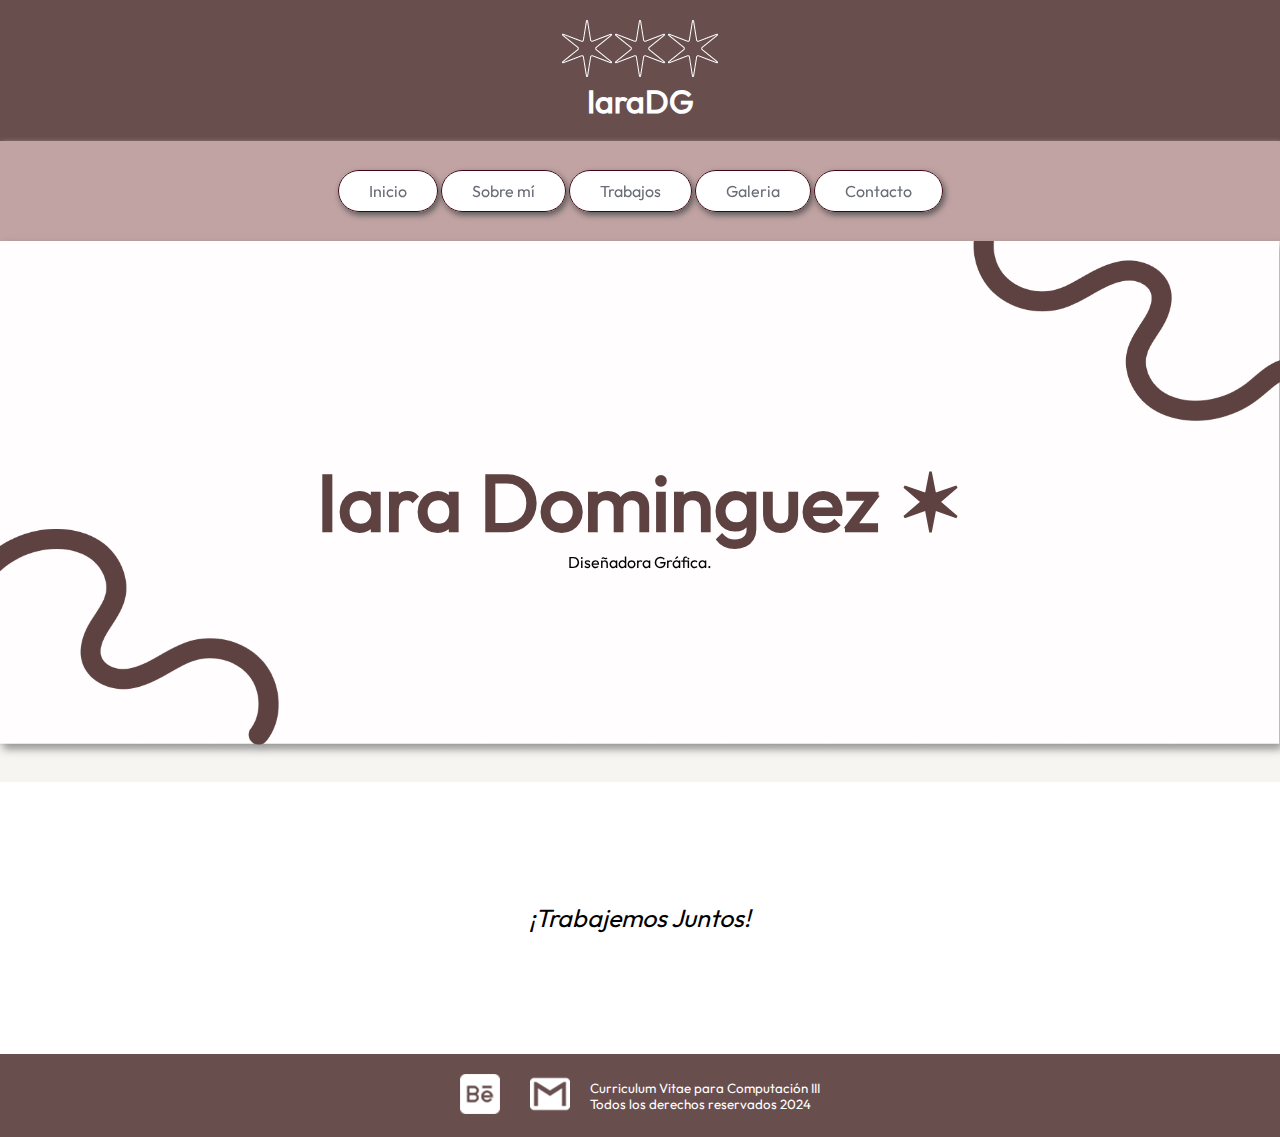
<file: index.html>
<!DOCTYPE html>
<html>
    <head>
   <meta charset="utf-8"/>
   <title>iaradominguez</title>
   <link href="estilos.css" rel="stylesheet" type="text/css">
   <link rel="icon" type="image/svg+xml" href="img/favicon.png">
    </head>
    <body>
        <header id="cabecera">
            <img src="img/imgestrella.svg" width="50px" heigth="50px" alt="fotoestrella"/>
            <img src="img/imgestrella.svg" width="50px" heigth="50px" alt="fotoestrella"/>
            <img src="img/imgestrella.svg" width="50px" heigth="50px" alt="fotoestrella"/>
            <h1>IaraDG</h1>
        </header>
        <nav>
            <ul>
                <li><a href="index.html">Inicio</a></li>
                <li><a href="sobremi.html">Sobre m&iacute;</a></li>
                <li><a href="trabajos.html">Trabajos</a></li>
                <li><a href="galeria.html">Galeria</a></li>
                <li><a href="contacto">Contacto</a></li>
            </ul>
        </nav>
        <main>
            <section class="presentacion">
                <article class="textopresentacion">
                <h2>Iara Dominguez ✶ </h2>
                <p>Diseñadora Gr&aacute;fica.</p>
                </article>
            </section>
            <section class="trabajemosjuntos">
                <div class="textotrabajemos">
                    <p>¡Trabajemos Juntos!</p>
                </div>
            </section>
        </main>
        <footer>
        <div class="iconos">
            <a href="https://www.behance.net/iaradominguez" target="_blank"><img src="img/behance.png" width="40px" height="40px" alt="logobehance"></a>
            <a href="mailto:iara.dominguezzcs@gmail.com"><img src="img/gmail.png" width="40px" height="40px" alt="correo"></a>
        </div>
        <div>
            <p>Curriculum Vitae para Computaci&oacute;n III</p>
            <p>Todos los derechos reservados 2024</p>
        </div>
        </footer>
    </body>
</html>
</file>
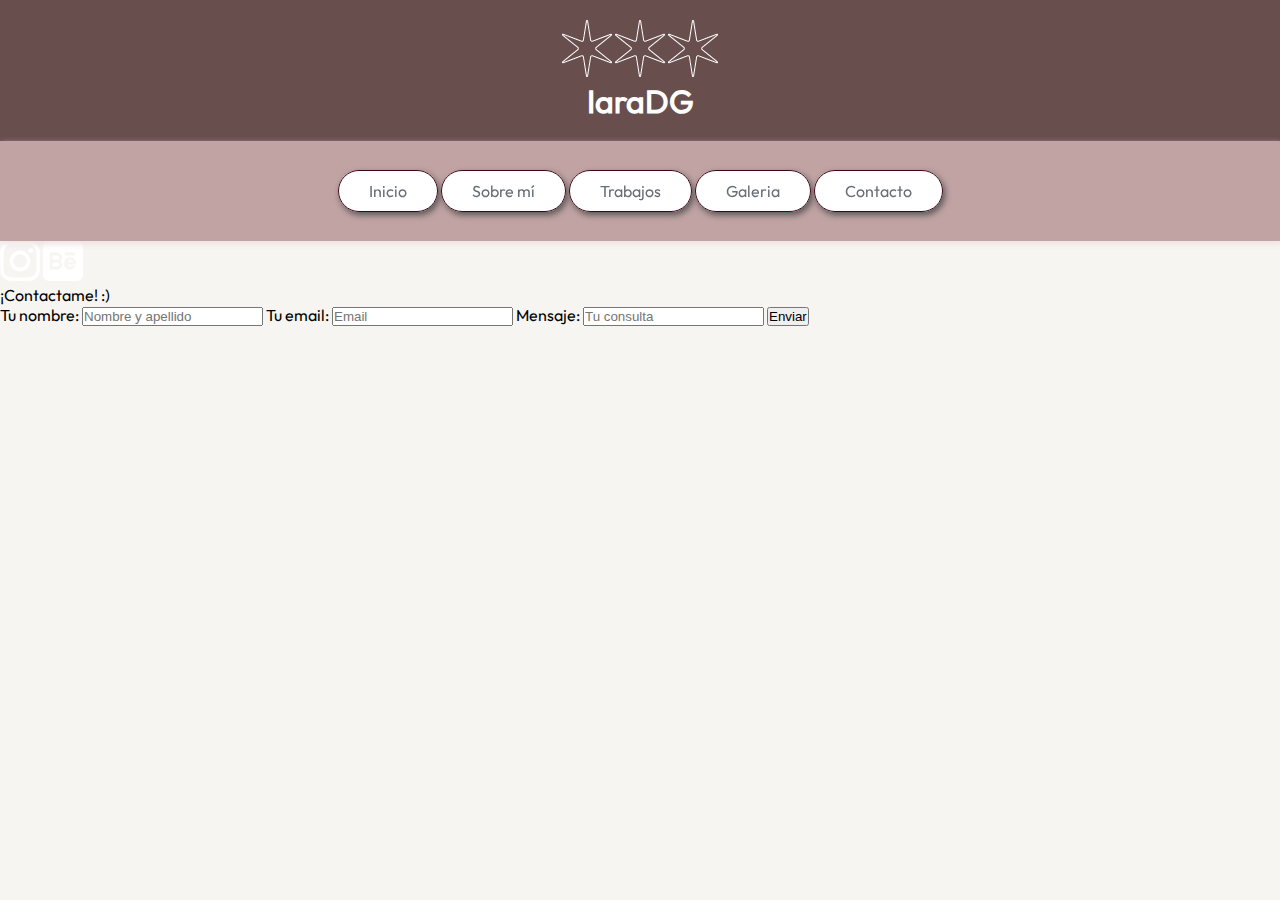
<file: contacto.html>
<!DOCTYPE html>
<html>
    <head>
   <meta charset="utf-8"/>
   <meta name="viewport" content="width=device-width, initial-scale=1.0">
   <meta name="author" content="Iara Dominguez">
   <meta name="Keywords" content="portfolio, diseño gráfico">
   <title>iaradominguez</title>
   <link href="estilos.css" rel="stylesheet" type="text/css">
   <link rel="icon" type="image/svg+xml" href="img/favicon.png">
    </head>
    <body>
        <header id="cabecera">
            <img src="img/imgestrella.svg" width="50px" heigth="50px" alt="fotoestrella"/>
            <img src="img/imgestrella.svg" width="50px" heigth="50px" alt="fotoestrella"/>
            <img src="img/imgestrella.svg" width="50px" heigth="50px" alt="fotoestrella"/>
            <h1>IaraDG</h1>
        </header>
        <nav>
            <ul>
                <li><a href="index.html">Inicio</a></li>
                <li><a href="sobremi.html">Sobre m&iacute;</a></li>
                <li><a href="trabajos.html">Trabajos</a></li>
                <li><a href="galeria.html">Galeria</a></li>
                <li><a href="contacto.html">Contacto</a></li>
            </ul>
        </nav>
        <main>
            <div class="igybehance">
                <a href="https://www.instagram.com/iaradmz/" target="_blank"><img src="img/instagramicono.svg" width="40px" height="40px" alt="logoig"></a>
                <a href="https://www.behance.net/iaradominguez"><img src="img/behance.png" width="40px" height="40px" alt="behance"></a>
            </div>
        <section class="formulario">
            <p class="titulo_formulario">¡Contactame! :)</p>
            <form method="post" action="" target="mailto:iaradominguezzcs@gmail.com?subject=Email enviado desde el formulario" tagert="_blank" enctype="text/plain">
            <label for="Nombre">Tu nombre:</label>
            <input type="text" name="Nombre" id="Nombre" placeholder="Nombre y apellido">
            <label for="Email">Tu email:</label>
            <input type="text" name="Email" id="Email" placeholder="Email">
            <label for="Mensaje">Mensaje:</label>
            <input type="text" name="Mensaje" id="Mensaje" placeholder="Tu consulta">
            <input type="submit" value="Enviar" formenctype="text/plain">
            </form>
        </section>
    </main>
</body>
</html>
</file>
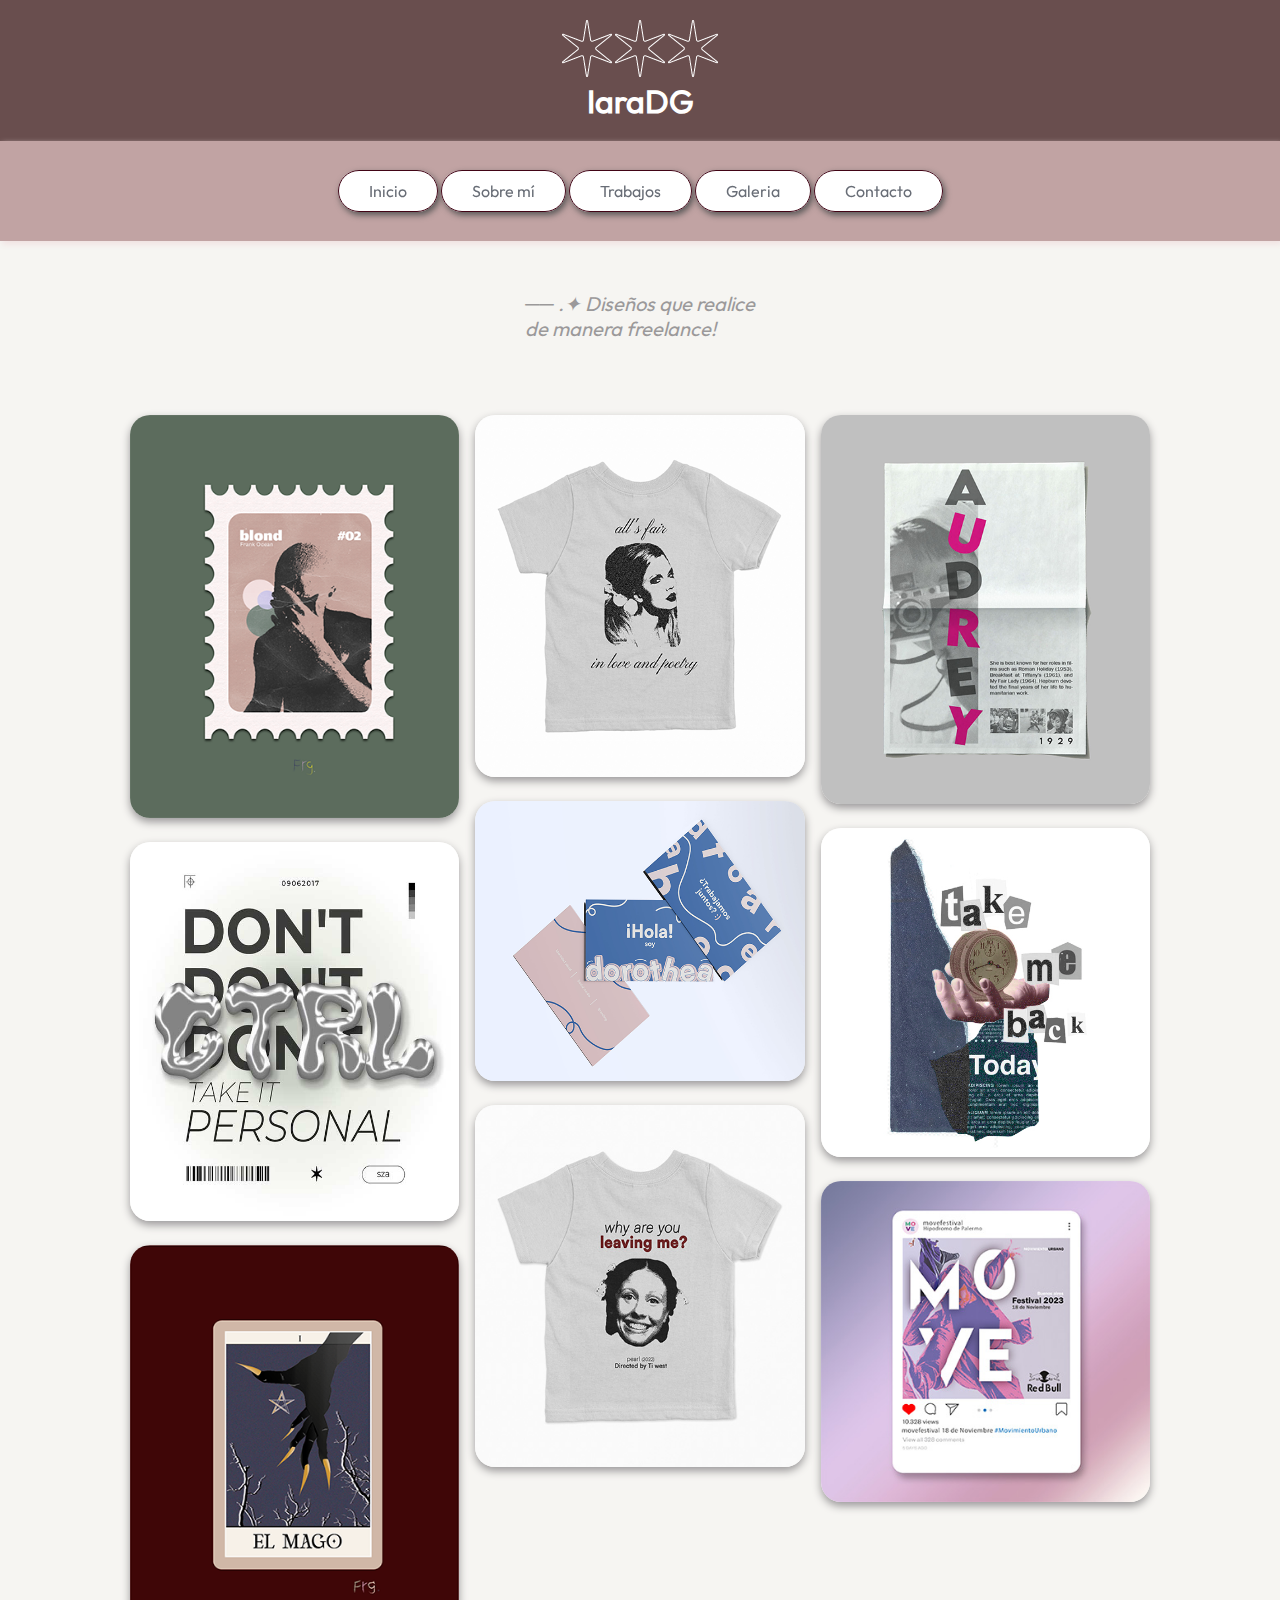
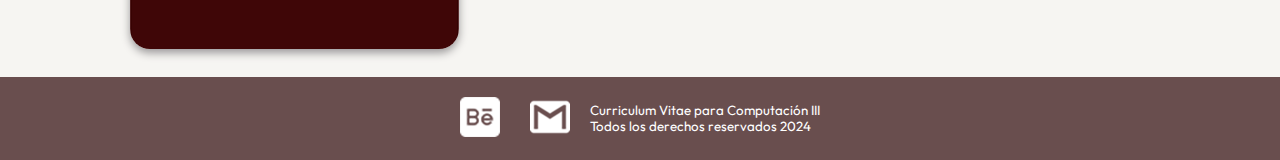
<file: galeria.html>
<!DOCTYPE html>
<html>
    <head>
   <meta charset="utf-8"/>
   <title>iaradominguez</title>
   <link href="estilos.css" rel="stylesheet" type="text/css">
   <link rel="icon" type="image/svg+xml" href="img/favicon.png">
    </head>
    <body>
        <header id="cabecera">
            <img src="img/imgestrella.svg" width="50px" heigth="50px" alt="fotoestrella"/>
            <img src="img/imgestrella.svg" width="50px" heigth="50px" alt="fotoestrella"/>
            <img src="img/imgestrella.svg" width="50px" heigth="50px" alt="fotoestrella"/>
            <h1>IaraDG</h1>
        </header>
        <nav>
            <ul>
                <li><a href="index.html">Inicio</a></li>
                <li><a href="sobremi.html">Sobre m&iacute;</a></li>
                <li><a href="trabajos.html">Trabajos</a></li>
                <li><a href="galeria.html">Galeria</a></li>
                <li><a href="contacto">Contacto</a></li>
            </ul>
        </nav>
        <main>
            <section class="descripciongaleria">
                <p class="textogaleria">── .✦ Diseños que realice <br> de manera freelance!</p>              
            </section>
            <div class="containergaleria">
                <div class="caja"><img src="img/galeria1.png" alt="estampilla"></div>
                <div class="caja"><img src="img/galeria2.jpg" alt="sza"></div>
                <div class="caja"><img src="img/galeria3.png" alt="cartatarot"></div>
                <div class="caja"><img src="img/galeria4.png" alt="remerataylor"></div>
                <div class="caja"><img src="img/galeria5.png" alt="papeleria"></div>
                <div class="caja"><img src="img/galeria6.jpg" alt="remerapearl"></div>
                <div class="caja"><img src="img/galeria7.png" alt="aficheaudrey"></div>
                <div class="caja"><img src="img/galeria8.jpg" alt="collage"></div>
                <div class="caja"><img src="img/galeria 9.jpg" alt="move"></div>
            </div>
        </main>
        <footer>
            <div class="iconos">
                <a href="https://www.behance.net/iaradominguez" target="_blank"><img src="img/behance.png" width="40px" height="40px" alt="logobehance"></a>
                <a href="mailto:iara.dominguezzcs@gmail.com"><img src="img/gmail.png" width="40px" height="40px" alt="correo"></a>
            </div>
            <div>
                <p>Curriculum Vitae para Computaci&oacute;n III</p>
                <p>Todos los derechos reservados 2024</p>
            </div>
        </footer>
    </body>
</file>
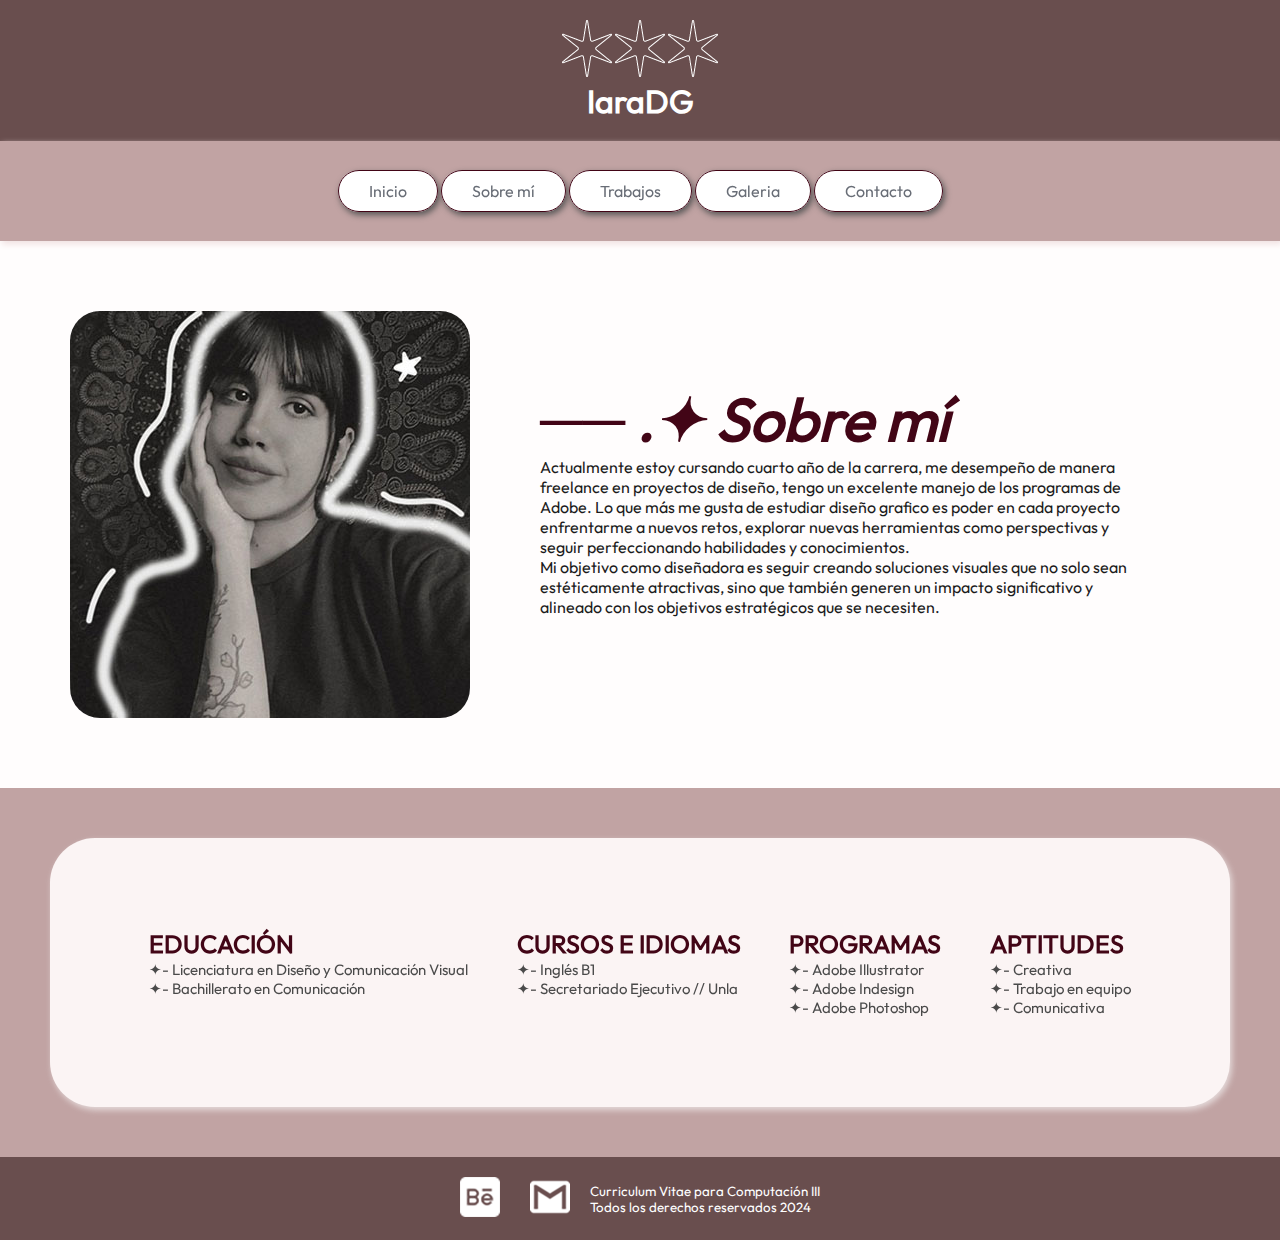
<file: sobremi.html>
<!DOCTYPE html>
<html>
    <head>
   <meta charset="utf-8"/>
   <title>iaradominguez</title>
   <link href="estilos.css" rel="stylesheet" type="text/css">
   <link rel="icon" type="image/svg+xml" href="img/favicon.png">
    </head>
    <body>
        <header id="cabecera">
            <img src="img/imgestrella.svg" width="50px" heigth="50px" alt="fotoestrella"/>
            <img src="img/imgestrella.svg" width="50px" heigth="50px" alt="fotoestrella"/>
            <img src="img/imgestrella.svg" width="50px" heigth="50px" alt="fotoestrella"/>
            <h1>IaraDG</h1>
        </header>
        <nav>
            <ul>
                <li><a href="index.html">Inicio</a></li>
                <li><a href="sobremi.html">Sobre m&iacute;</a></li>
                <li><a href="trabajos.html">Trabajos</a></li>
                <li><a href="galeria.html">Galeria</a></li>
                <li><a href="contacto">Contacto</a></li>
            </ul>
        </nav>
        <main>
            <section class="sobremi">
                <img class="imgcv" src="img/iaraimgcv.jpg" width="400px" heigth="400px" alt="fotoiaradominguez"/>
             <article class="textosobremi">
                <h3>── .✦ Sobre m&iacute;</h3>
                <p>Actualmente estoy cursando cuarto año de la carrera, me desempeño de manera freelance en proyectos de diseño, tengo un excelente manejo de los programas de Adobe. Lo que más me gusta de estudiar diseño grafico es poder en cada proyecto enfrentarme a nuevos retos, explorar nuevas herramientas como perspectivas y seguir perfeccionando habilidades y conocimientos. <br> Mi objetivo como diseñadora es seguir creando soluciones visuales que no solo sean estéticamente atractivas, sino que también generen un impacto significativo y alineado con los objetivos estratégicos que se necesiten.</p>
             </article>
            </section>
            <section class="container">
                <div class="row">
                <div class="box">
                    <h4>EDUCACI&Oacute;N</h4>
                    <p>✦- Licenciatura en Diseño y Comunicaci&oacute;n Visual</p>
                    <p>✦- Bachillerato en Comunicaci&oacute;n</p>
                </div>
                <div class="box">
                    <h4>CURSOS E IDIOMAS</h4>
                     <p>✦- Ingl&eacute;s B1</p>
                     <p>✦- Secretariado Ejecutivo // Unla </p>
                     </div>
                <div class="box">
                    <h4>PROGRAMAS</h4>
                     <p>✦- Adobe Illustrator</p>
                     <p>✦- Adobe Indesign</p>
                     <p>✦- Adobe Photoshop</p>
                    </div>
                <div class="box">
                    <h4>APTITUDES</h4>
                     <p>✦- Creativa</p>
                     <p>✦- Trabajo en equipo</p>
                     <p>✦- Comunicativa</p>
                    </div>
                </div>
            </section>        
        <footer>
            <div class="iconos">
                <a href="https://www.behance.net/iaradominguez" target="_blank"><img src="img/behance.png" width="40px" height="40px" alt="logobehance"></a>
                <a href="mailto:iara.dominguezzcs@gmail.com"><img src="img/gmail.png" width="40px" height="40px" alt="correo"></a>
            </div>
            <div>
                <p>Curriculum Vitae para Computaci&oacute;n III</p>
                <p>Todos los derechos reservados 2024</p>
            </div>
            </footer>
        </body>
</file>
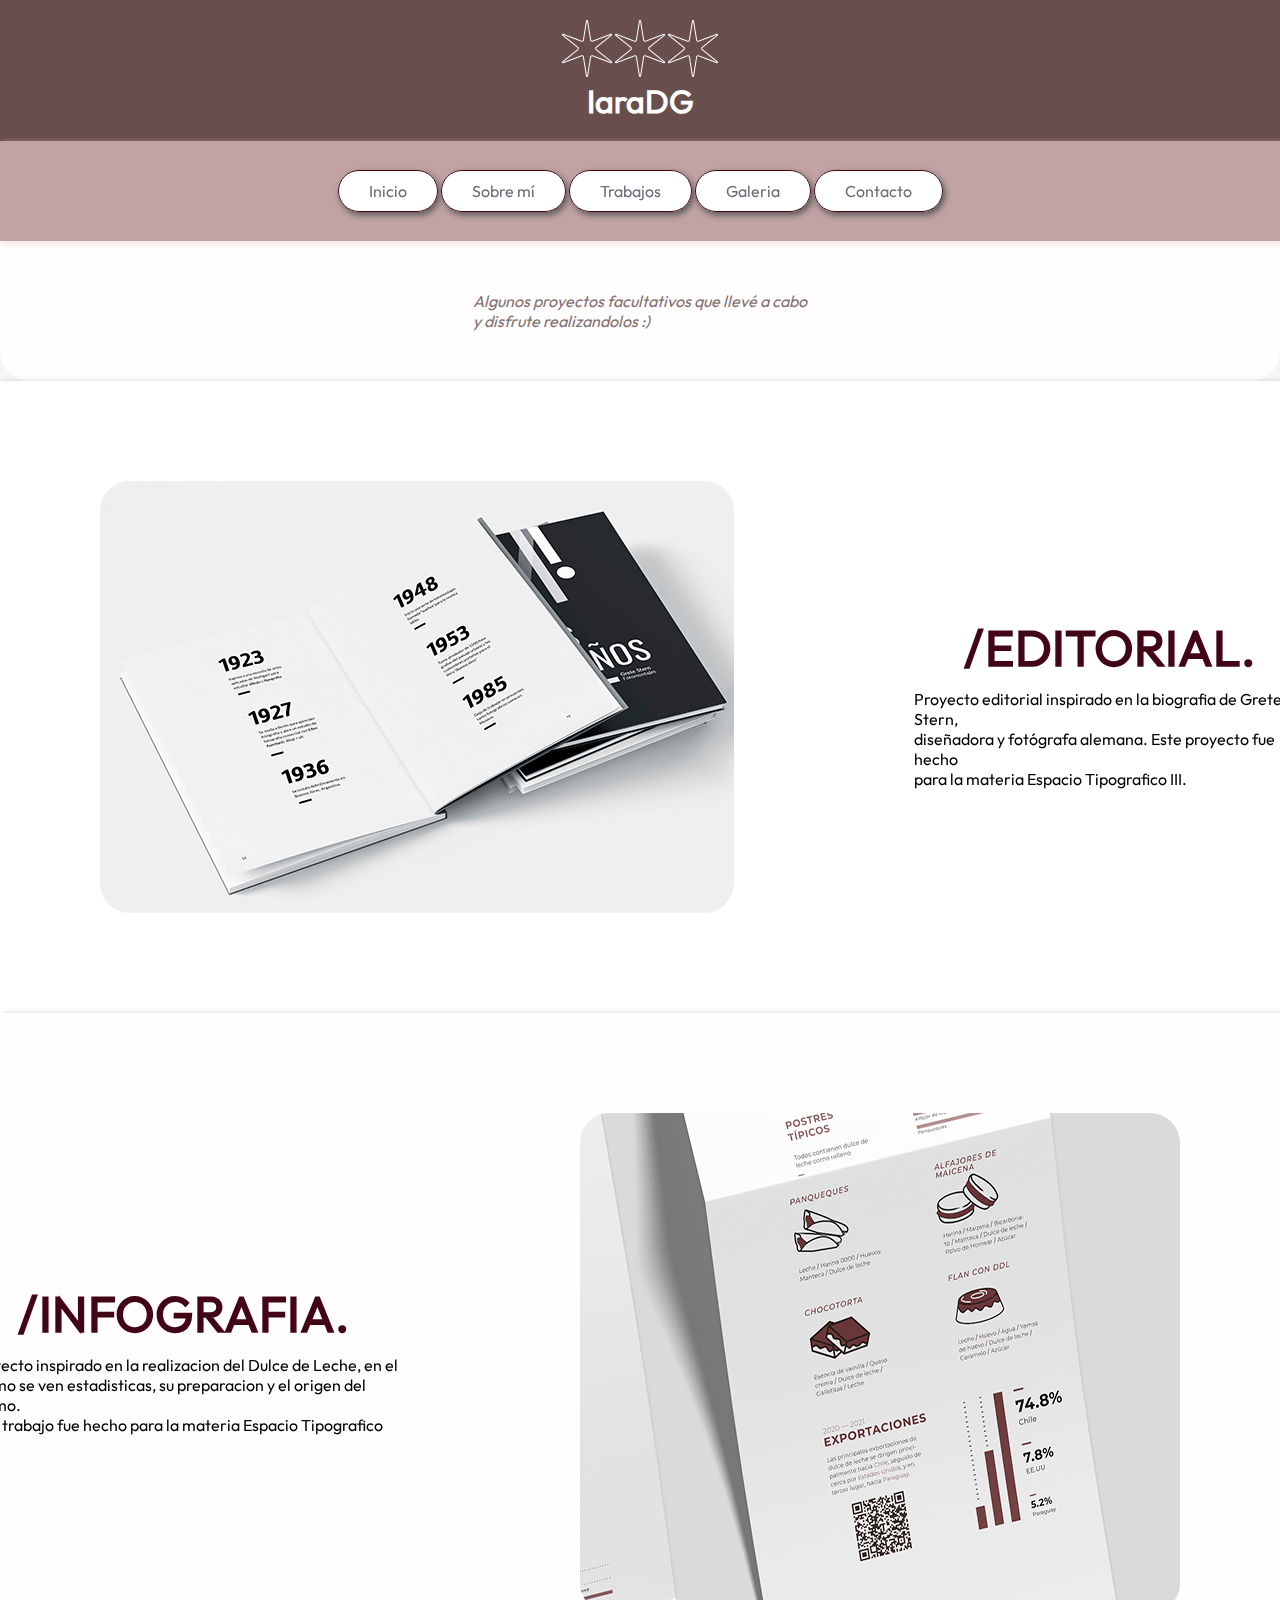
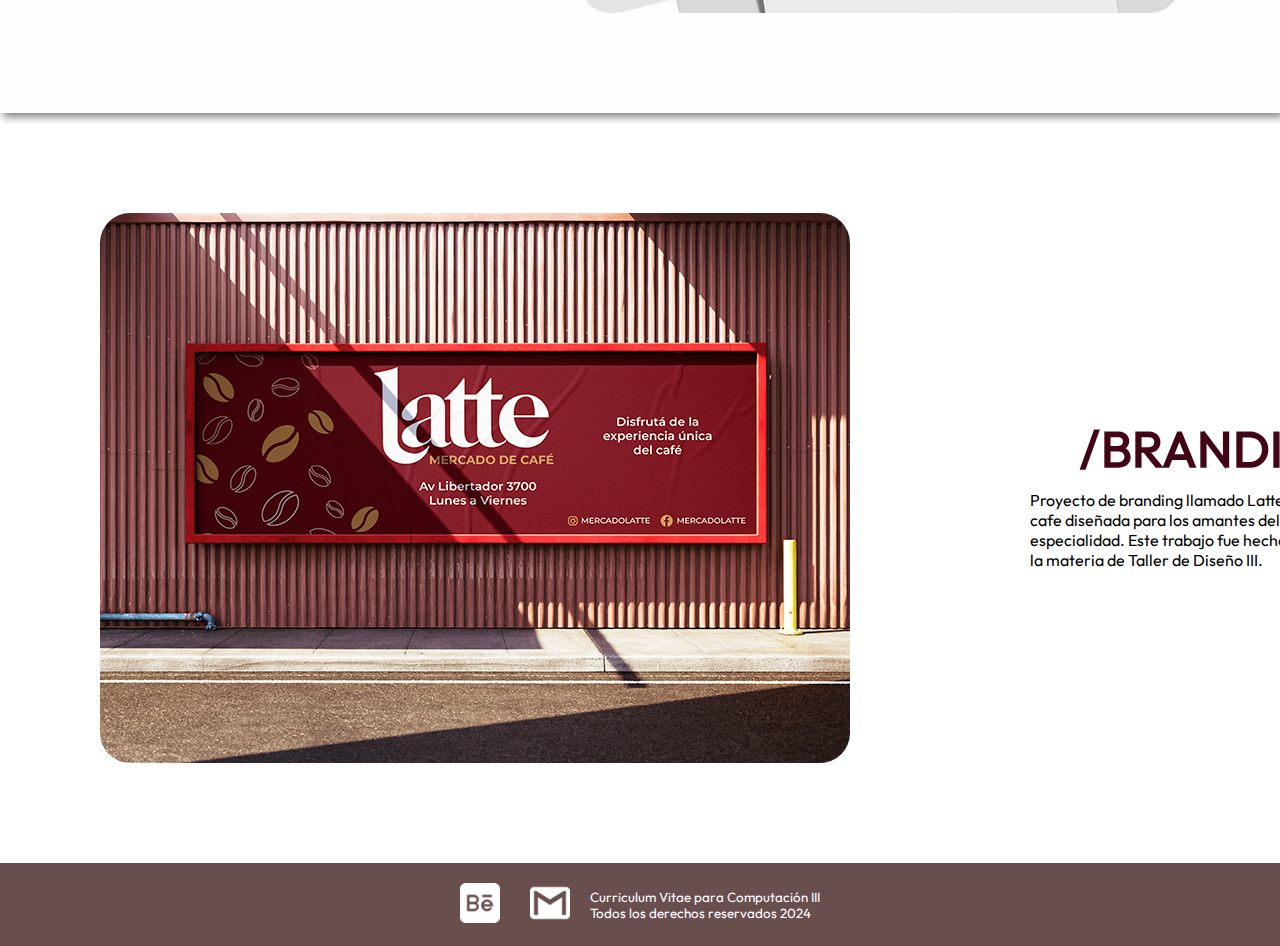
<file: trabajos.html>
<!DOCTYPE html>
<html>
    <head>
   <meta charset="utf-8"/>
   <title>iaradominguez</title>
   <link href="estilos.css" rel="stylesheet" type="text/css">
   <link rel="icon" type="image/svg+xml" href="img/favicon.png">
    </head>
    <body>
        <header id="cabecera">
            <img src="img/imgestrella.svg" width="50px" heigth="50px" alt="fotoestrella"/>
            <img src="img/imgestrella.svg" width="50px" heigth="50px" alt="fotoestrella"/>
            <img src="img/imgestrella.svg" width="50px" heigth="50px" alt="fotoestrella"/>
            <h1>IaraDG</h1>
        </header>
        <nav>
            <ul>
                <li><a href="index.html">Inicio</a></li>
                <li><a href="sobremi.html">Sobre m&iacute;</a></li>
                <li><a href="trabajos.html">Trabajos</a></li>
                <li><a href="galeria.html">Galeria</a></li>
                <li><a href="contacto">Contacto</a></li>
            </ul>
        </nav>
        <main>
            <section class="descripcionproyecto">
                <p class="textoproyecto">Algunos proyectos facultativos que llevé a cabo <br> y disfrute realizandolos :)</p>              
            </section>
            <section>
                <article class="edit">
                    <img class="imgproyectos" src="img/proyectoeditorial.png" width="634px" height="432px"/>
                    <div class="texto_proyecto">
                        <h5 class="titulo_edit">/EDITORIAL.</h5>
                        <p>Proyecto editorial inspirado en la biografia de Grete Stern, <br> diseñadora y fotógrafa alemana. Este proyecto fue hecho <br> para la materia Espacio Tipografico III.</p>
                    </div>
                    </article>
            <section>
                    <article class="infog">
                        <img class="imgproyectos" src="img/infografia.png" width="600px" height="500px"/>
                        <div class="texto_proyecto">
                            <h5 class="titulo_info">/INFOGRAFIA.</h5>
                            <p>Proyecto inspirado en la realizacion del Dulce de Leche, en el mismo se ven estadisticas, su preparacion y el origen del mismo. <br>Este trabajo fue hecho para la materia Espacio Tipografico III.</p>
                        </div>
                    </article>
            <section>
                    <article class="latte">
                        <img class="imgproyectos" src="img/proyectolatte.png" width="750px" height="550px"/>
                        <div class="texto_proyecto">
                            <h5 class="titulo_latte">/BRANDING.</h5>
                            <p>Proyecto de branding llamado Latte, un mercado de cafe diseñada para los amantes del café de especialidad. Este trabajo fue hecho para <br> la materia de Taller de Diseño III.</p>
                        </div>
                    </article>
            <footer>
                        <div class="iconos">
                            <a href="https://www.behance.net/iaradominguez" target="_blank"><img src="img/behance.png" width="40px" height="40px" alt="logobehance"></a>
                            <a href="mailto:iara.dominguezzcs@gmail.com"><img src="img/gmail.png" width="40px" height="40px" alt="correo"></a>
                        </div>
                        <div>
                            <p>Curriculum Vitae para Computaci&oacute;n III</p>
                            <p>Todos los derechos reservados 2024</p>
                        </div>
                        </footer>
                    </body>
</file>
<file: estilos.css>
@charset "utf-8";
/*CSS document */
*{
    margin: 0px;
    padding: 0px;
}
@font-face {
    font-family: "Outfit";
    src: url("fonts/Outfit-Regular.ttf") format('truetype');
    font-weight: normal;
    font-style: medium;
}

body {
    font-family: "Outfit"; 
    background-color: rgb(246, 245, 242);
    cursor: url(img/cursor.png), auto;
}

/*-------------------SECCION HEADER--------------------*/

#cabecera {
    padding: 20px;
    text-align: center;
    background-color: rgb(105, 78, 78);
    color: white;
}
nav {
    background-color: rgb(193, 163, 163);
    padding: 40px;
    text-align: center;
    filter: drop-shadow(2px 3px 3px rgb(240, 224, 224));
}
nav ul li {
    list-style: none;
    display: inline;
    padding: 10px 30px;
    border: 1px solid #420516;
    border-radius: 3em;
    background-color: white;
    filter: drop-shadow(2px 3px 3px rgb(88, 87, 87));
}

/*-------------------FIN SECCION HEADER--------------------*/

h2 {
    font-family: "Outfit";
    font-size: 80px;
    font-style: light;
    color: rgb(94, 65, 65);
    display: flex;
    flex-direction: column;
    align-items: center;
}
h3 {
    font-style:  italic;
    font-size: 60px;
    color: #420516;
}
h4 {
    font-size: 25px;
    font-style: medium;
    color: #420516;
}
.imgcv{
    border-radius: 30px;
}
.sobremi{
    background-color: #FFFDFD;
    color: rgb(27, 27, 27);
    display: flex;
    padding: 70px
}
.container{
    background-color: rgb(193, 163, 163);
    color: rgb(255, 255, 255);
    padding: 50px;
}
.row{
    display: flex;
    justify-content: space-evenly;
    padding: 90px 50px;
    background-color: rgb(251, 244, 244);
    border-radius: 20px;
    color: rgb(74, 74, 74);
    font-size: 15px;
    border-radius: 3em;
    filter: drop-shadow(2px 3px 3px rgb(229, 219, 219))
}
.textosobremi {
    display: flex;
    flex-direction: column;
    padding: 70px;
}
.presentacion{
    background-image: url(img/fondopresentacion.png);
    background-size: 100% auto;
    padding: 210px;
    background-repeat: no-repeat;
    filter: drop-shadow(3px 4px 4px grey);
}
.textopresentacion {
    display: flex;
    flex-direction: column;
    align-items: center;
}
.trabajemosjuntos{
    background-color: white;
    padding: 20px;
}
.textotrabajemos{
    font-size: 25px;
    font-style: italic;
    padding: 100px;
    display: flex;
    flex-direction: column;
    align-items: center;
}
.descripcionproyecto{
    background-color: #FFFDFD;
    padding: 50px 90px;
    border-radius: 0px 0px 30px 30px;
}
.textoproyecto {
    font-style: italic;
    display: flex;
    flex-direction: column;
    align-items: center;
    color: #826f6f;
}
.edit {
    background-color: white;
    filter: drop-shadow(3px 4px 4px grey);
    padding: 100px;
    display: flex;
    flex-direction: row;
    align-items: center;
    gap: 150px
}
.infog {
    background-color: #FFFDFD;
    filter: drop-shadow(3px 4px 4px grey);
    padding: 100px;
    display: flex;
    flex-direction: row-reverse;
    align-items: center;
    gap: 150px
}
.latte {
    background-color: white;
    padding: 100px;
    display: flex;
    flex-direction: row;
    align-items: center;
    gap: 150px
}
.imgproyectos{
    border-radius: 30px;
}
.texto_proyecto{
    display: flex;
    flex-direction: column;
    padding: 30px;
}
.descripciongaleria{
    font-style:  italic;
    font-size: 20px;
    color: #9b999a;
    display: flex;
    flex-direction: column;
    align-items: center;
    padding: 50px 90px;

}

.containergaleria{
    columns: 3;
    width: 1020px;
    margin: 4px auto;
    padding: 20px;
}
.containergaleria .caja{
    margin-bottom: 20px;
}
.containergaleria .caja img{
    max-width: 100%;
    border-radius: 20px;
    box-shadow: 0px 4px 8px 0px #9b999a;
}

h5{
    padding: 10px 50px;
    font-size: 50px;
    color: #420516;
}
a {
    text-decoration: none;
    color: rgb(104, 109, 118);
}
a:hover {
    color: rgb(100, 56, 67);
    font-size: 2em;
}

/*-----------------------------------------FOOTER-------------------------------------*/
.iconos{
    display: flex;
    gap: 30px;
}
footer{
    display: flex;
    justify-content: center;
    gap: 20px;
    font-size: smaller;
    color: white;
    padding: 20px;
    background-color: rgb(105, 78, 78);
    align-items: center;
}
</file>
